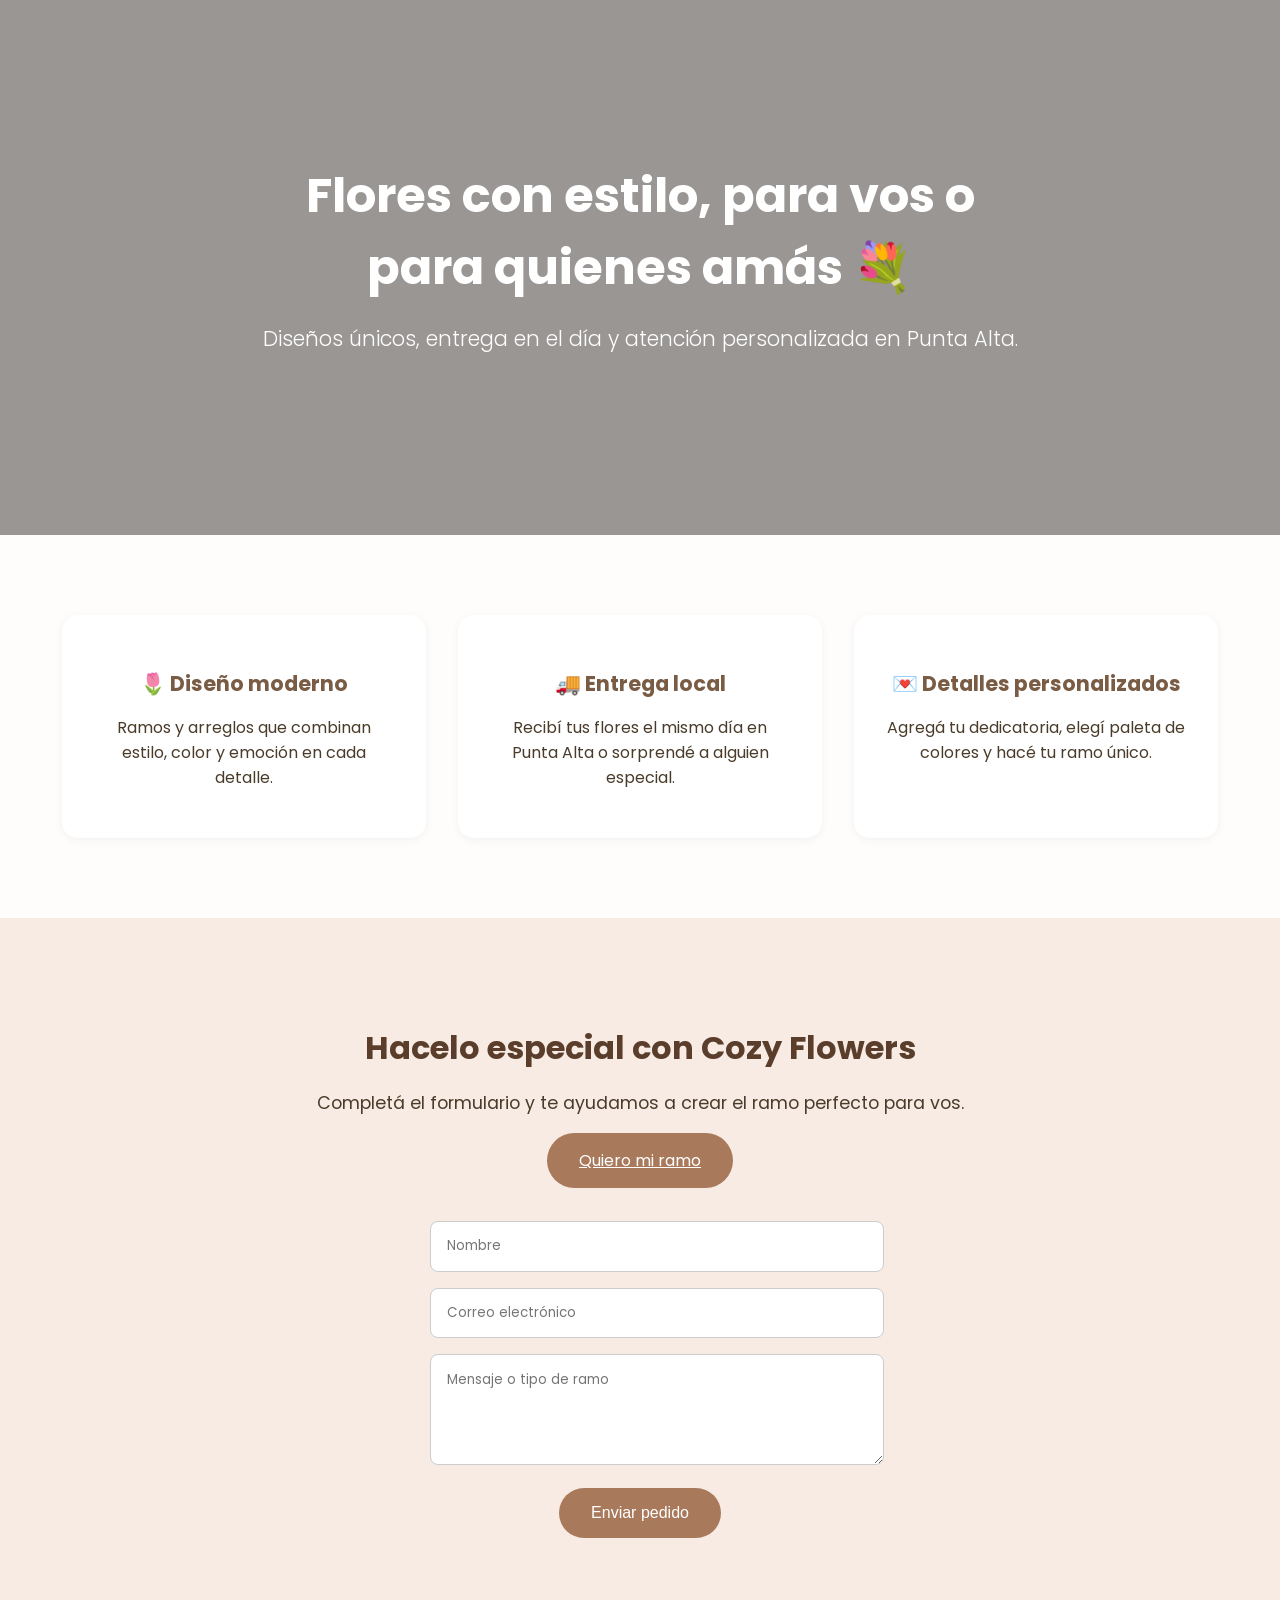
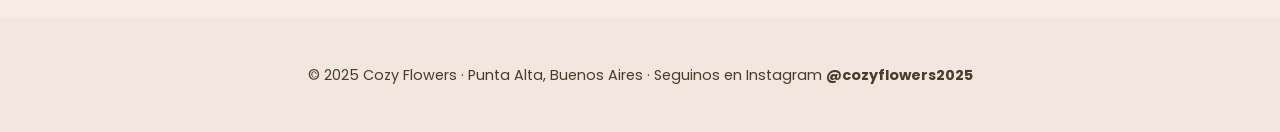
<file: landing-page.html>
<!-- Cozy Flowers Landing Page - Webflow Ready -->
<!DOCTYPE html>
<html lang="es">
<head>
  <meta charset="UTF-8" />
  <meta name="viewport" content="width=device-width, initial-scale=1.0" />
  <title>Cozy Flowers | Flores con estilo en Punta Alta</title>
  <link href="https://fonts.googleapis.com/css2?family=Poppins:wght@300;400;600&display=swap" rel="stylesheet">
  <style>
    body {
      margin: 0;
      font-family: 'Poppins', sans-serif;
      color: #4a3b2a;
      background-color: #fffaf7;
    }
    .section-hero {
      background: linear-gradient(rgba(0,0,0,0.4), rgba(0,0,0,0.4)), url('https://images.unsplash.com/photo-1501004318641-b39e6451bec6?auto=format&fit=crop&w=1500&q=80') center/cover no-repeat;
      color: white;
      text-align: center;
      padding: 10rem 2rem;
    }
    .hero-title {
      font-size: 3rem;
      margin: 0 auto;
      max-width: 700px;
    }
    .hero-subtitle {
      font-size: 1.3rem;
      margin-top: 1.2rem;
      font-weight: 300;
    }
    .section-benefits {
      display: flex;
      flex-wrap: wrap;
      justify-content: center;
      gap: 2rem;
      padding: 5rem 2rem;
      background-color: #fffdfb;
    }
    .benefit-card {
      background: white;
      padding: 2rem;
      border-radius: 1rem;
      box-shadow: 0 2px 10px rgba(0,0,0,0.05);
      text-align: center;
      max-width: 300px;
      transition: transform 0.3s ease;
    }
    .benefit-card:hover {
      transform: translateY(-5px);
    }
    .benefit-title {
      color: #7a5c45;
      font-size: 1.3rem;
      margin-bottom: 0.8rem;
    }
    .benefit-text {
      font-size: 1rem;
    }
    .section-cta {
      text-align: center;
      background-color: #f7ebe3;
      padding: 5rem 2rem;
    }
    .cta-title {
      font-size: 2rem;
      margin-bottom: 1rem;
      color: #5a3e2b;
    }
    .cta-subtitle {
      margin-bottom: 2rem;
      font-size: 1.1rem;
    }
    .button-primary {
      background-color: #a9795c;
      color: white;
      border: none;
      padding: 1rem 2rem;
      font-size: 1rem;
      border-radius: 2rem;
      cursor: pointer;
      transition: background 0.3s ease;
    }
    .button-primary:hover {
      background-color: #8b5e3c;
    }
    .form-wrapper {
      max-width: 420px;
      margin: 3rem auto 0;
    }
    .input-field, .textarea-field {
      width: 100%;
      padding: 0.9rem 1rem;
      border-radius: 0.5rem;
      border: 1px solid #ccc;
      margin-bottom: 1rem;
      font-family: 'Poppins', sans-serif;
    }
    .footer {
      text-align: center;
      padding: 2rem;
      background-color: #f2e6de;
      font-size: 0.9rem;
    }
  </style>
</head>
<body>
  <!-- Hero Section -->
  <section class="section-hero wf-section">
    <h1 class="hero-title">Flores con estilo, para vos o para quienes amás 💐</h1>
    <p class="hero-subtitle">Diseños únicos, entrega en el día y atención personalizada en Punta Alta.</p>
  </section>

  <!-- Benefits Section -->
  <section class="section-benefits wf-section">
    <div class="benefit-card">
      <h3 class="benefit-title">🌷 Diseño moderno</h3>
      <p class="benefit-text">Ramos y arreglos que combinan estilo, color y emoción en cada detalle.</p>
    </div>
    <div class="benefit-card">
      <h3 class="benefit-title">🚚 Entrega local</h3>
      <p class="benefit-text">Recibí tus flores el mismo día en Punta Alta o sorprendé a alguien especial.</p>
    </div>
    <div class="benefit-card">
      <h3 class="benefit-title">💌 Detalles personalizados</h3>
      <p class="benefit-text">Agregá tu dedicatoria, elegí paleta de colores y hacé tu ramo único.</p>
    </div>
  </section>

  <!-- CTA Section -->
  <section class="section-cta wf-section">
    <h2 class="cta-title">Hacelo especial con Cozy Flowers</h2>
    <p class="cta-subtitle">Completá el formulario y te ayudamos a crear el ramo perfecto para vos.</p>
    <a href="#formulario" class="button-primary">Quiero mi ramo</a>

    <div class="form-wrapper" id="formulario">
      <form name="contact-form" method="POST" data-netlify="true">
        <input type="text" name="nombre" placeholder="Nombre" class="input-field" required />
        <input type="email" name="email" placeholder="Correo electrónico" class="input-field" required />
        <textarea name="mensaje" placeholder="Mensaje o tipo de ramo" rows="4" class="textarea-field"></textarea>
        <button type="submit" class="button-primary">Enviar pedido</button>
      </form>
    </div>
  </section>

  <!-- Footer -->
  <footer class="footer wf-section">
    <p>© 2025 Cozy Flowers · Punta Alta, Buenos Aires · Seguinos en Instagram <strong>@cozyflowers2025</strong></p>
  </footer>
</body>
</html>
</file>
